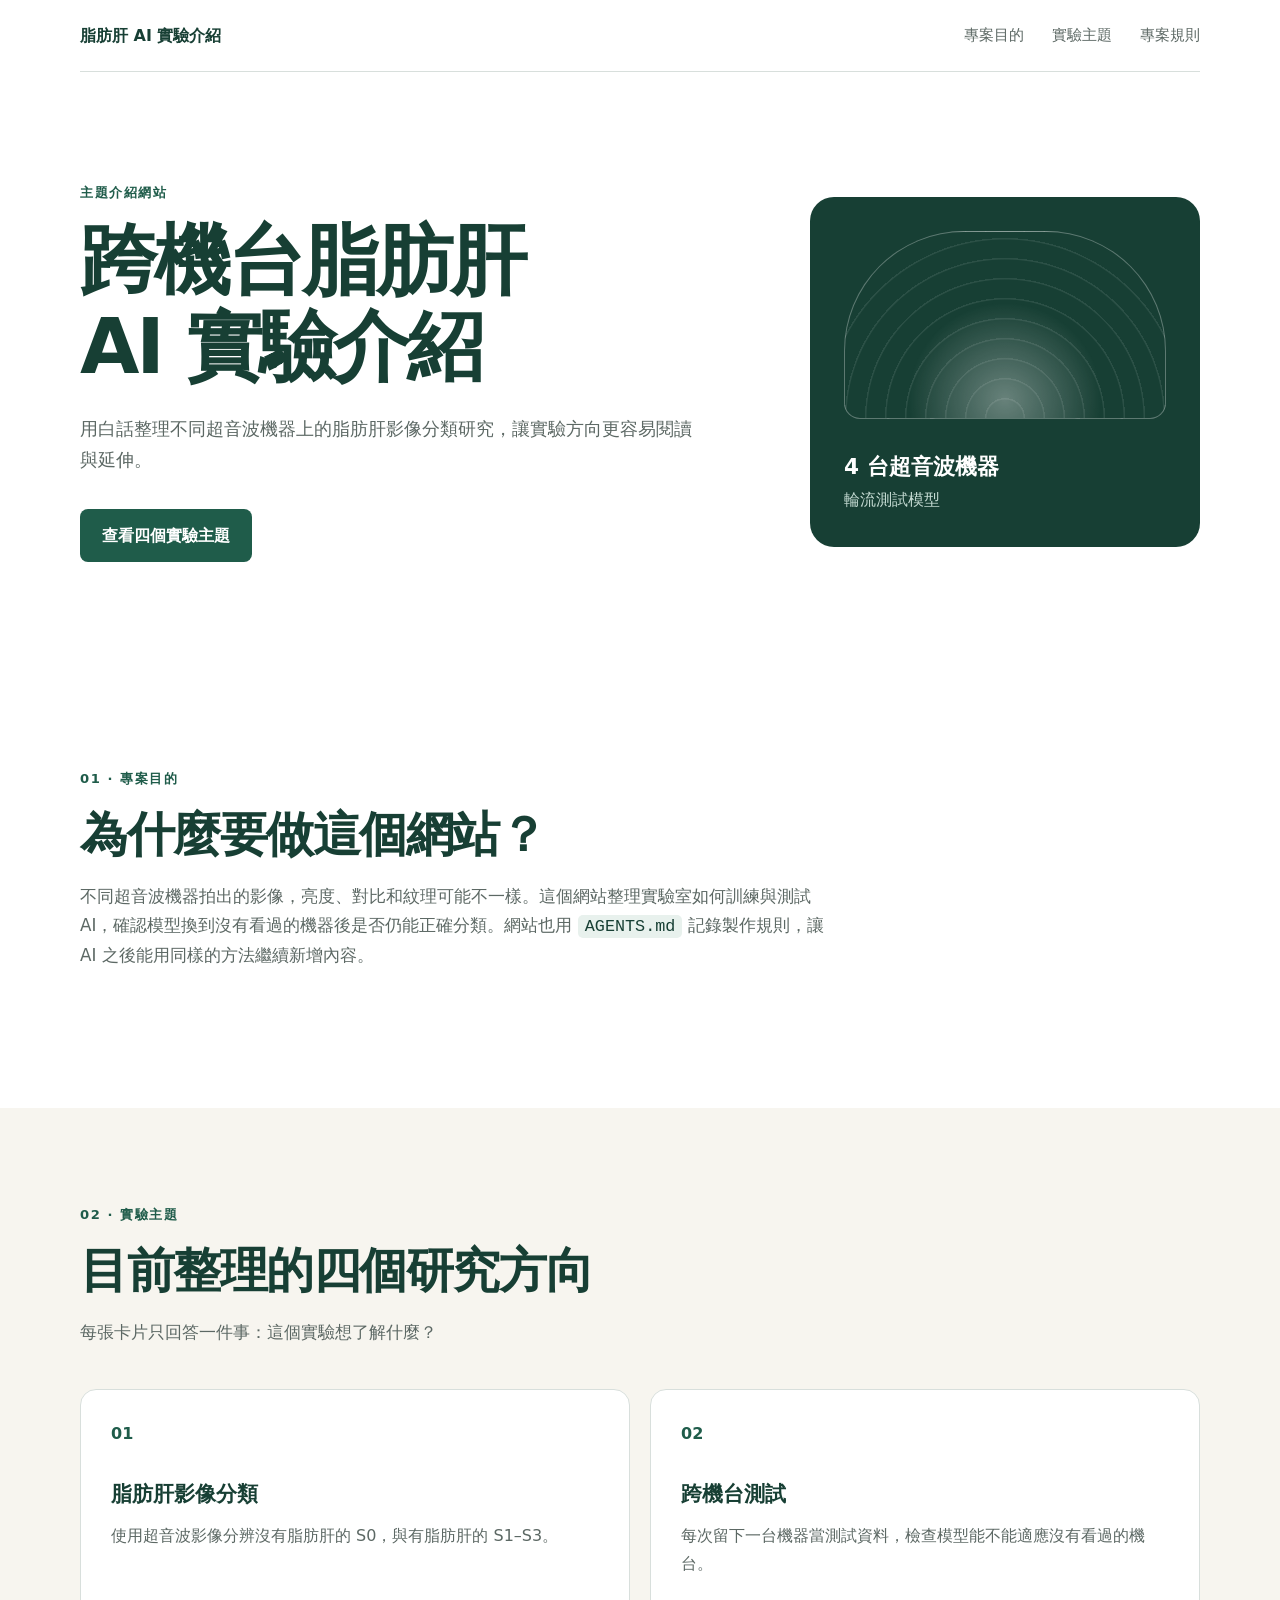
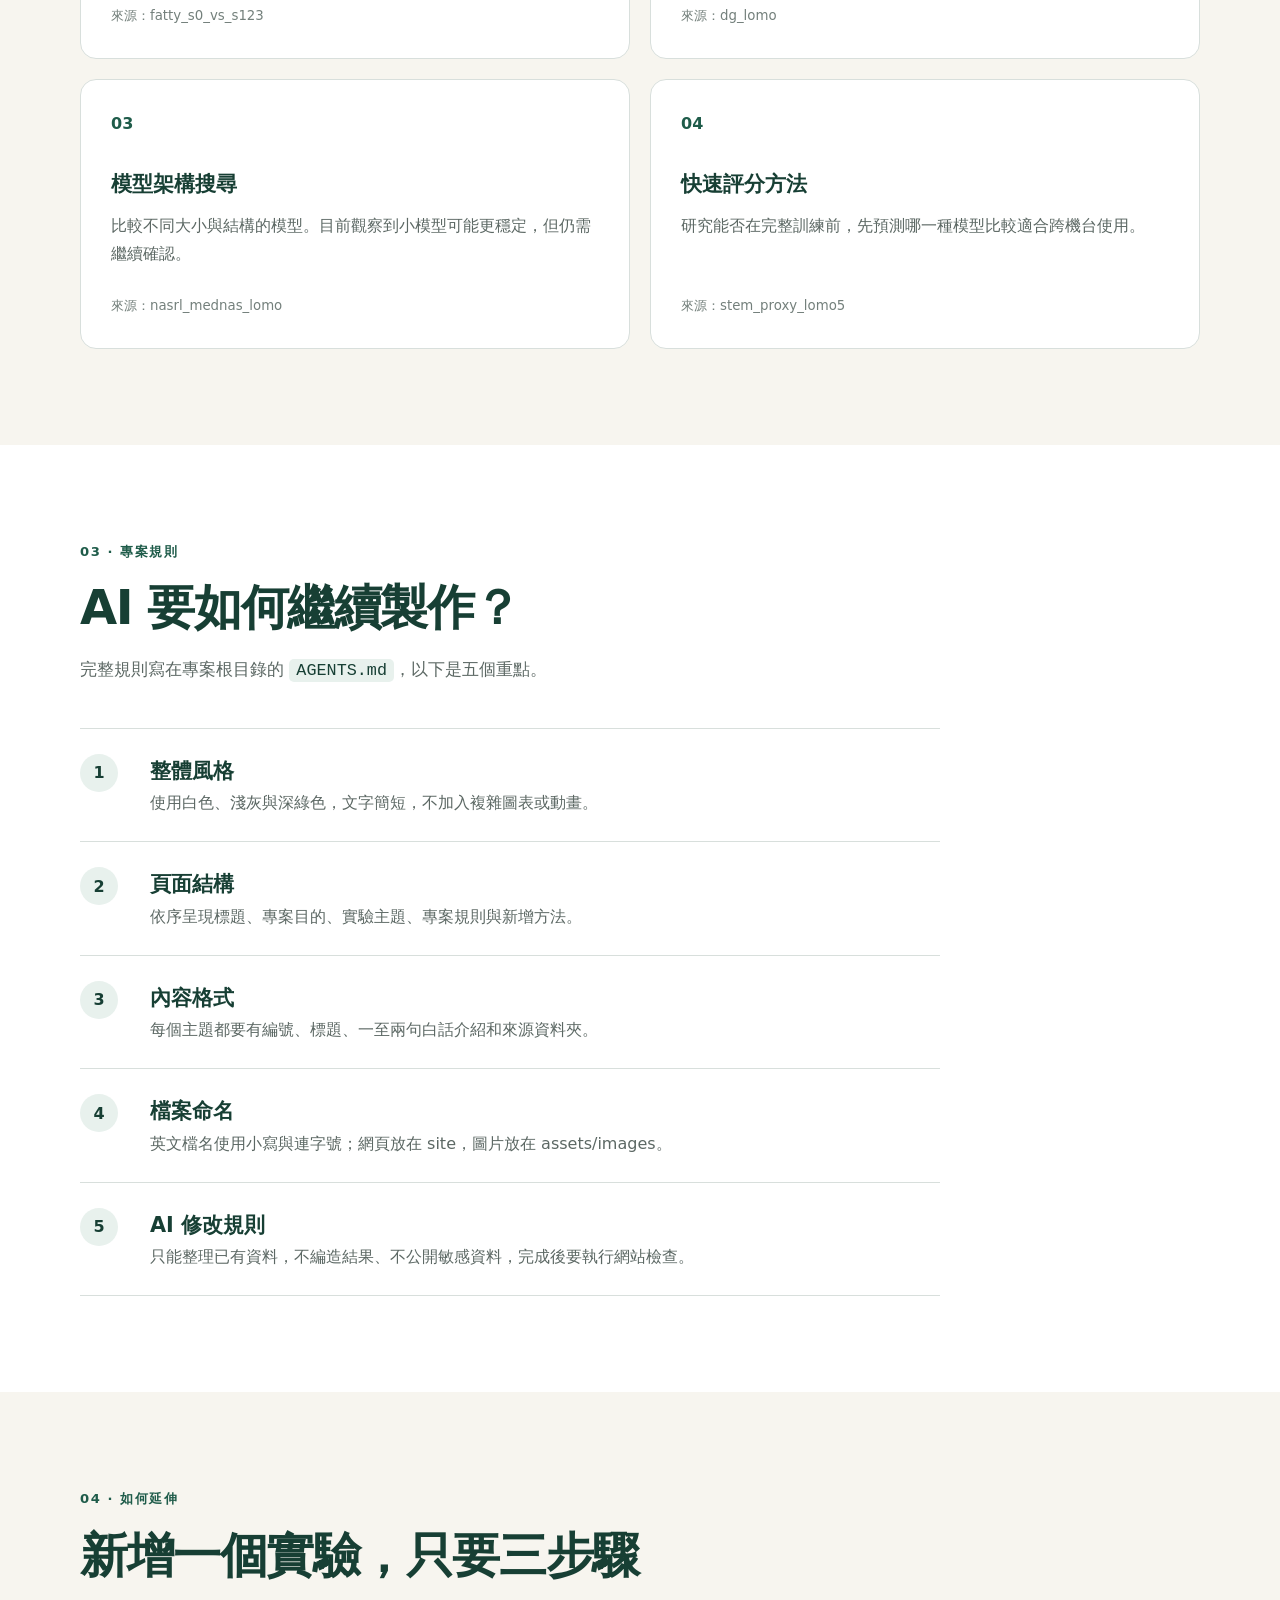
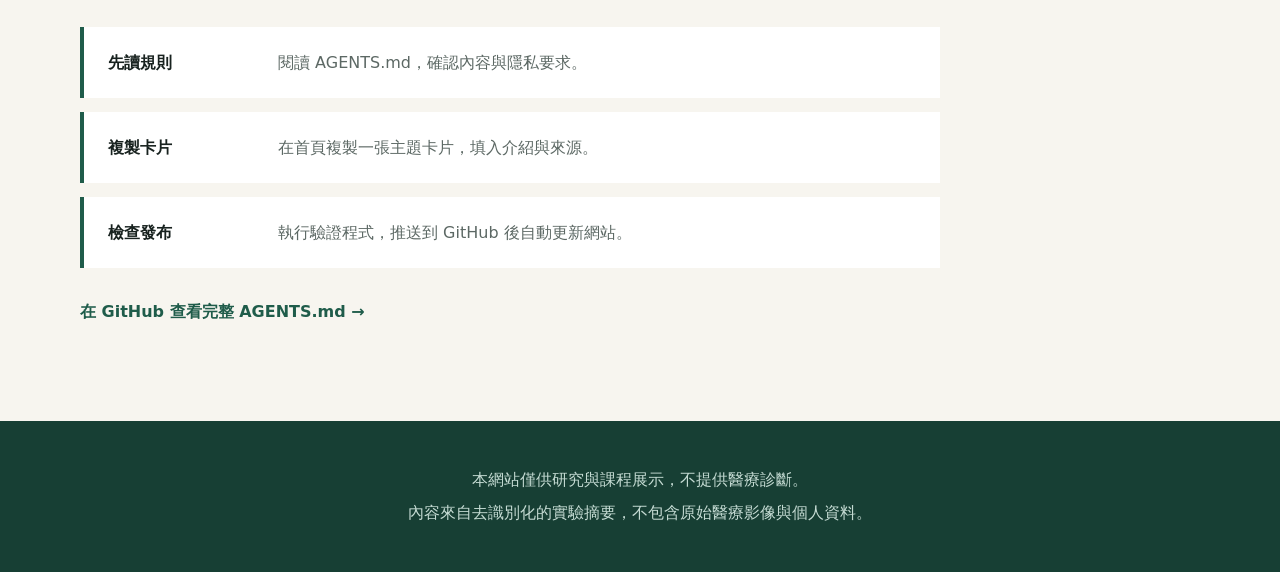
<file: site/index.html>
<!doctype html>
<html lang="zh-Hant">
  <head>
    <meta charset="UTF-8" />
    <meta name="viewport" content="width=device-width, initial-scale=1.0" />
    <meta
      name="description"
      content="用簡單的方式介紹跨機台脂肪肝 AI 實驗與網站開發規則。"
    />
    <title>跨機台脂肪肝 AI 實驗介紹</title>
    <link rel="stylesheet" href="assets/styles.css" />
  </head>
  <body>
    <header class="site-header">
      <a class="brand" href="#top">脂肪肝 AI 實驗介紹</a>
      <nav aria-label="主要導覽">
        <a href="#purpose">專案目的</a>
        <a href="#topics">實驗主題</a>
        <a href="#rules">專案規則</a>
      </nav>
    </header>

    <main id="top">
      <section class="hero">
        <div class="hero-copy">
          <p class="eyebrow">主題介紹網站</p>
          <h1>跨機台脂肪肝<br />AI 實驗介紹</h1>
          <p class="hero-text">
            用白話整理不同超音波機器上的脂肪肝影像分類研究，讓實驗方向更容易閱讀與延伸。
          </p>
          <a class="button" href="#topics">查看四個實驗主題</a>
        </div>
        <div class="hero-graphic" aria-label="四台超音波機器輪流測試模型的示意圖">
          <div class="scan"></div>
          <strong>4 台超音波機器</strong>
          <span>輪流測試模型</span>
        </div>
      </section>

      <section class="section" id="purpose">
        <p class="eyebrow">01 · 專案目的</p>
        <div class="section-heading">
          <h2>為什麼要做這個網站？</h2>
          <p>
            不同超音波機器拍出的影像，亮度、對比和紋理可能不一樣。這個網站整理實驗室如何訓練與測試 AI，確認模型換到沒有看過的機器後是否仍能正確分類。網站也用
            <code>AGENTS.md</code> 記錄製作規則，讓 AI 之後能用同樣的方法繼續新增內容。
          </p>
        </div>
      </section>

      <section class="section section-alt" id="topics">
        <p class="eyebrow">02 · 實驗主題</p>
        <div class="section-heading">
          <h2>目前整理的四個研究方向</h2>
          <p>每張卡片只回答一件事：這個實驗想了解什麼？</p>
        </div>

        <div class="topic-grid">
          <article class="topic-card">
            <span class="topic-number">01</span>
            <h3>脂肪肝影像分類</h3>
            <p>使用超音波影像分辨沒有脂肪肝的 S0，與有脂肪肝的 S1–S3。</p>
            <small>來源：fatty_s0_vs_s123</small>
          </article>

          <article class="topic-card">
            <span class="topic-number">02</span>
            <h3>跨機台測試</h3>
            <p>每次留下一台機器當測試資料，檢查模型能不能適應沒有看過的機台。</p>
            <small>來源：dg_lomo</small>
          </article>

          <article class="topic-card">
            <span class="topic-number">03</span>
            <h3>模型架構搜尋</h3>
            <p>比較不同大小與結構的模型。目前觀察到小模型可能更穩定，但仍需繼續確認。</p>
            <small>來源：nasrl_mednas_lomo</small>
          </article>

          <article class="topic-card">
            <span class="topic-number">04</span>
            <h3>快速評分方法</h3>
            <p>研究能否在完整訓練前，先預測哪一種模型比較適合跨機台使用。</p>
            <small>來源：stem_proxy_lomo5</small>
          </article>
        </div>
      </section>

      <section class="section" id="rules">
        <p class="eyebrow">03 · 專案規則</p>
        <div class="section-heading">
          <h2>AI 要如何繼續製作？</h2>
          <p>完整規則寫在專案根目錄的 <code>AGENTS.md</code>，以下是五個重點。</p>
        </div>

        <div class="rule-list">
          <article>
            <span>1</span>
            <div><h3>整體風格</h3><p>使用白色、淺灰與深綠色，文字簡短，不加入複雜圖表或動畫。</p></div>
          </article>
          <article>
            <span>2</span>
            <div><h3>頁面結構</h3><p>依序呈現標題、專案目的、實驗主題、專案規則與新增方法。</p></div>
          </article>
          <article>
            <span>3</span>
            <div><h3>內容格式</h3><p>每個主題都要有編號、標題、一至兩句白話介紹和來源資料夾。</p></div>
          </article>
          <article>
            <span>4</span>
            <div><h3>檔案命名</h3><p>英文檔名使用小寫與連字號；網頁放在 site，圖片放在 assets/images。</p></div>
          </article>
          <article>
            <span>5</span>
            <div><h3>AI 修改規則</h3><p>只能整理已有資料，不編造結果、不公開敏感資料，完成後要執行網站檢查。</p></div>
          </article>
        </div>
      </section>

      <section class="section section-alt" id="add-content">
        <p class="eyebrow">04 · 如何延伸</p>
        <div class="section-heading">
          <h2>新增一個實驗，只要三步驟</h2>
        </div>
        <ol class="steps">
          <li><strong>先讀規則</strong><span>閱讀 AGENTS.md，確認內容與隱私要求。</span></li>
          <li><strong>複製卡片</strong><span>在首頁複製一張主題卡片，填入介紹與來源。</span></li>
          <li><strong>檢查發布</strong><span>執行驗證程式，推送到 GitHub 後自動更新網站。</span></li>
        </ol>
        <a
          class="text-link"
          href="https://github.com/jkd5430/fatty-liver-ai-atlas/blob/main/AGENTS.md"
          >在 GitHub 查看完整 AGENTS.md →</a
        >
      </section>
    </main>

    <footer>
      <p>本網站僅供研究與課程展示，不提供醫療診斷。</p>
      <p>內容來自去識別化的實驗摘要，不包含原始醫療影像與個人資料。</p>
    </footer>
  </body>
</html>
</file>
<file: site/assets/styles.css>
:root {
  --green: #1f5c4a;
  --green-dark: #173f34;
  --green-soft: #e8f1ed;
  --ink: #18221f;
  --muted: #5c6864;
  --paper: #ffffff;
  --background: #f7f5ef;
  --line: #d8dfdc;
  --max-width: 1120px;
}

* {
  box-sizing: border-box;
}

html {
  scroll-behavior: smooth;
}

body {
  margin: 0;
  color: var(--ink);
  background: var(--paper);
  font-family: "Noto Sans TC", "Microsoft JhengHei", system-ui, sans-serif;
  line-height: 1.7;
}

a {
  color: inherit;
}

.site-header {
  width: min(calc(100% - 40px), var(--max-width));
  min-height: 72px;
  margin: 0 auto;
  display: flex;
  align-items: center;
  justify-content: space-between;
  border-bottom: 1px solid var(--line);
}

.brand {
  color: var(--green-dark);
  font-weight: 800;
  text-decoration: none;
}

nav {
  display: flex;
  gap: 28px;
}

nav a {
  color: var(--muted);
  font-size: 0.94rem;
  text-decoration: none;
}

nav a:hover,
.text-link:hover {
  color: var(--green);
}

.hero {
  width: min(calc(100% - 40px), var(--max-width));
  min-height: 600px;
  margin: 0 auto;
  display: grid;
  grid-template-columns: 1.25fr 0.75fr;
  gap: 80px;
  align-items: center;
}

.eyebrow {
  margin: 0 0 14px;
  color: var(--green);
  font-size: 0.82rem;
  font-weight: 800;
  letter-spacing: 0.12em;
}

h1,
h2,
h3,
p {
  margin-top: 0;
}

h1 {
  margin-bottom: 24px;
  color: var(--green-dark);
  font-size: clamp(2.7rem, 6vw, 5rem);
  line-height: 1.12;
  letter-spacing: -0.04em;
}

.hero-text {
  max-width: 620px;
  margin-bottom: 34px;
  color: var(--muted);
  font-size: 1.12rem;
}

.button {
  display: inline-block;
  padding: 13px 22px;
  border-radius: 8px;
  color: #fff;
  background: var(--green);
  font-weight: 700;
  text-decoration: none;
}

.hero-graphic {
  min-height: 350px;
  padding: 34px;
  display: flex;
  flex-direction: column;
  justify-content: flex-end;
  border-radius: 24px;
  color: #fff;
  background: var(--green-dark);
}

.scan {
  flex: 1;
  margin-bottom: 30px;
  border: 1px solid rgb(255 255 255 / 30%);
  border-radius: 120px 120px 16px 16px;
  background:
    radial-gradient(circle at 50% 90%, rgb(255 255 255 / 35%), transparent 42%),
    repeating-radial-gradient(circle at 50% 100%, transparent 0 18px, rgb(255 255 255 / 9%) 19px 20px);
}

.hero-graphic strong {
  font-size: 1.35rem;
}

.hero-graphic span {
  color: #c5dbd3;
}

.section {
  padding: 96px max(20px, calc((100% - var(--max-width)) / 2));
}

.section-alt {
  background: var(--background);
}

.section-heading {
  max-width: 760px;
  margin-bottom: 42px;
}

h2 {
  margin-bottom: 18px;
  color: var(--green-dark);
  font-size: clamp(2rem, 4vw, 3rem);
  line-height: 1.25;
  letter-spacing: -0.03em;
}

.section-heading p {
  color: var(--muted);
  font-size: 1.05rem;
}

code {
  padding: 2px 7px;
  border-radius: 5px;
  color: var(--green-dark);
  background: var(--green-soft);
}

.topic-grid {
  display: grid;
  grid-template-columns: repeat(2, 1fr);
  gap: 20px;
}

.topic-card {
  min-height: 270px;
  padding: 30px;
  display: flex;
  flex-direction: column;
  border: 1px solid var(--line);
  border-radius: 16px;
  background: var(--paper);
}

.topic-number {
  margin-bottom: 30px;
  color: var(--green);
  font-weight: 800;
}

.topic-card h3,
.rule-list h3 {
  margin-bottom: 10px;
  color: var(--green-dark);
  font-size: 1.3rem;
}

.topic-card p,
.rule-list p {
  color: var(--muted);
}

.topic-card small {
  margin-top: auto;
  color: #74807c;
}

.rule-list {
  max-width: 860px;
  border-top: 1px solid var(--line);
}

.rule-list article {
  padding: 25px 0;
  display: grid;
  grid-template-columns: 52px 1fr;
  gap: 18px;
  border-bottom: 1px solid var(--line);
}

.rule-list article > span {
  width: 38px;
  height: 38px;
  display: grid;
  place-items: center;
  border-radius: 50%;
  color: var(--green-dark);
  background: var(--green-soft);
  font-weight: 800;
}

.rule-list p,
.rule-list h3 {
  margin-bottom: 0;
}

.steps {
  max-width: 860px;
  margin: 0 0 30px;
  padding: 0;
  display: grid;
  gap: 14px;
  list-style: none;
  counter-reset: steps;
}

.steps li {
  padding: 22px 24px;
  display: grid;
  grid-template-columns: 150px 1fr;
  gap: 20px;
  border-left: 4px solid var(--green);
  background: var(--paper);
  counter-increment: steps;
}

.steps span {
  color: var(--muted);
}

.text-link {
  color: var(--green);
  font-weight: 800;
  text-decoration: none;
}

footer {
  padding: 45px 20px;
  color: #c5dbd3;
  background: var(--green-dark);
  text-align: center;
}

footer p {
  margin-bottom: 5px;
}

.not-found {
  min-height: 100vh;
  padding: 30px;
  display: grid;
  place-items: center;
  text-align: center;
}

@media (max-width: 760px) {
  nav {
    display: none;
  }

  .hero {
    min-height: auto;
    padding: 72px 0;
    grid-template-columns: 1fr;
    gap: 46px;
  }

  .hero-graphic {
    min-height: 300px;
  }

  .section {
    padding-top: 72px;
    padding-bottom: 72px;
  }

  .topic-grid {
    grid-template-columns: 1fr;
  }

  .steps li {
    grid-template-columns: 1fr;
    gap: 5px;
  }
}
</file>
